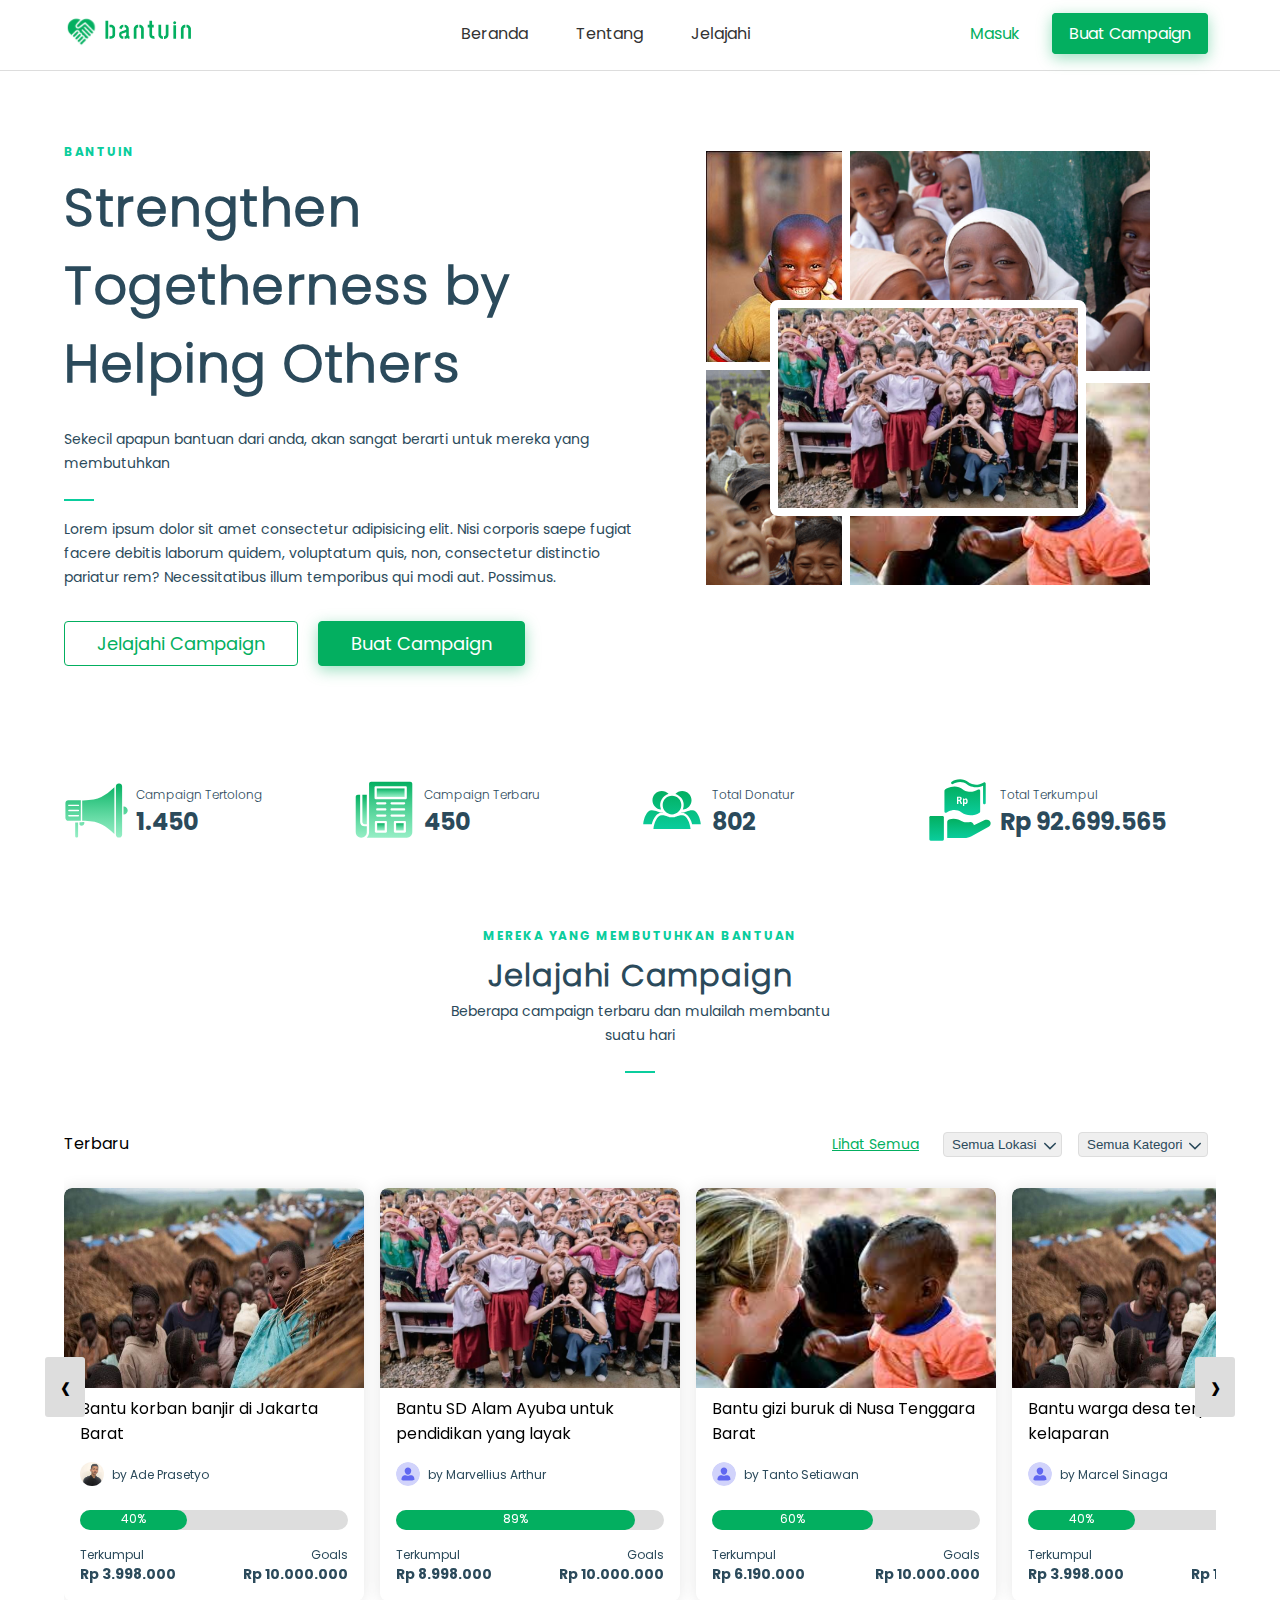
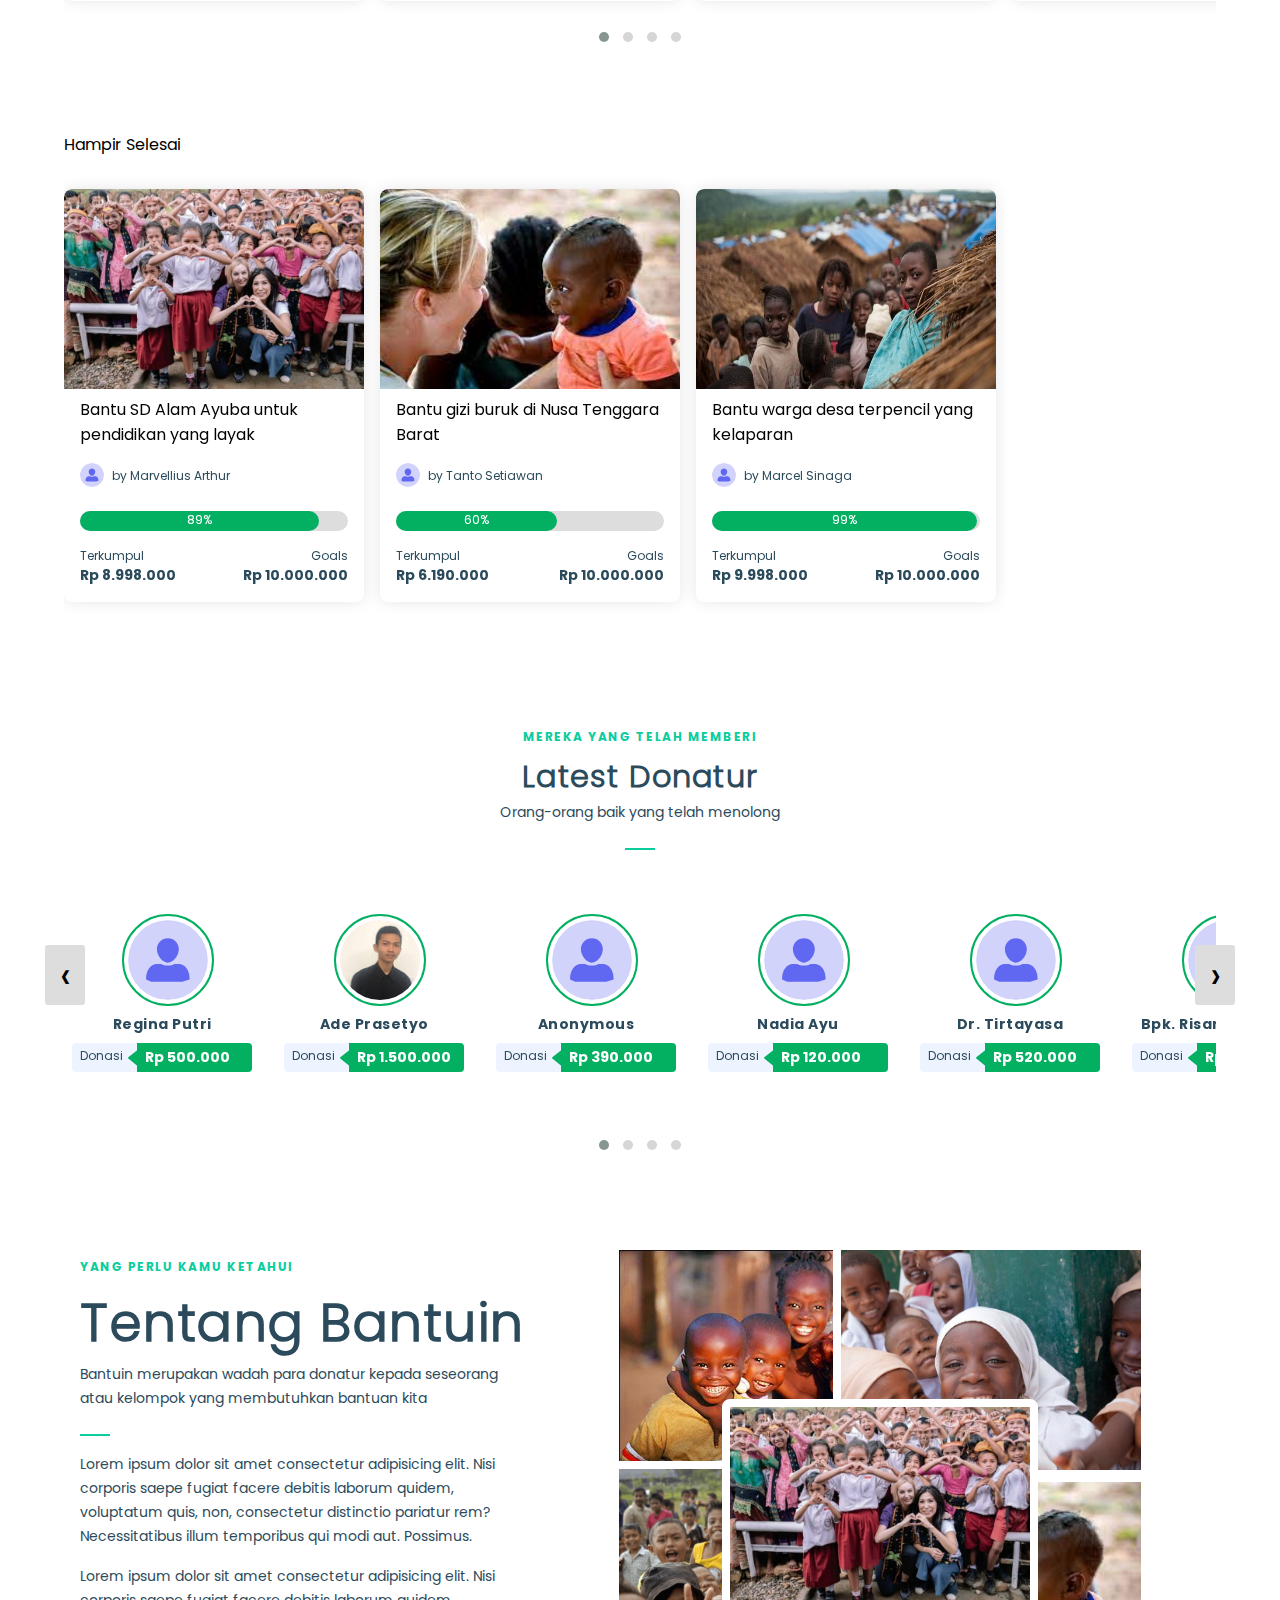
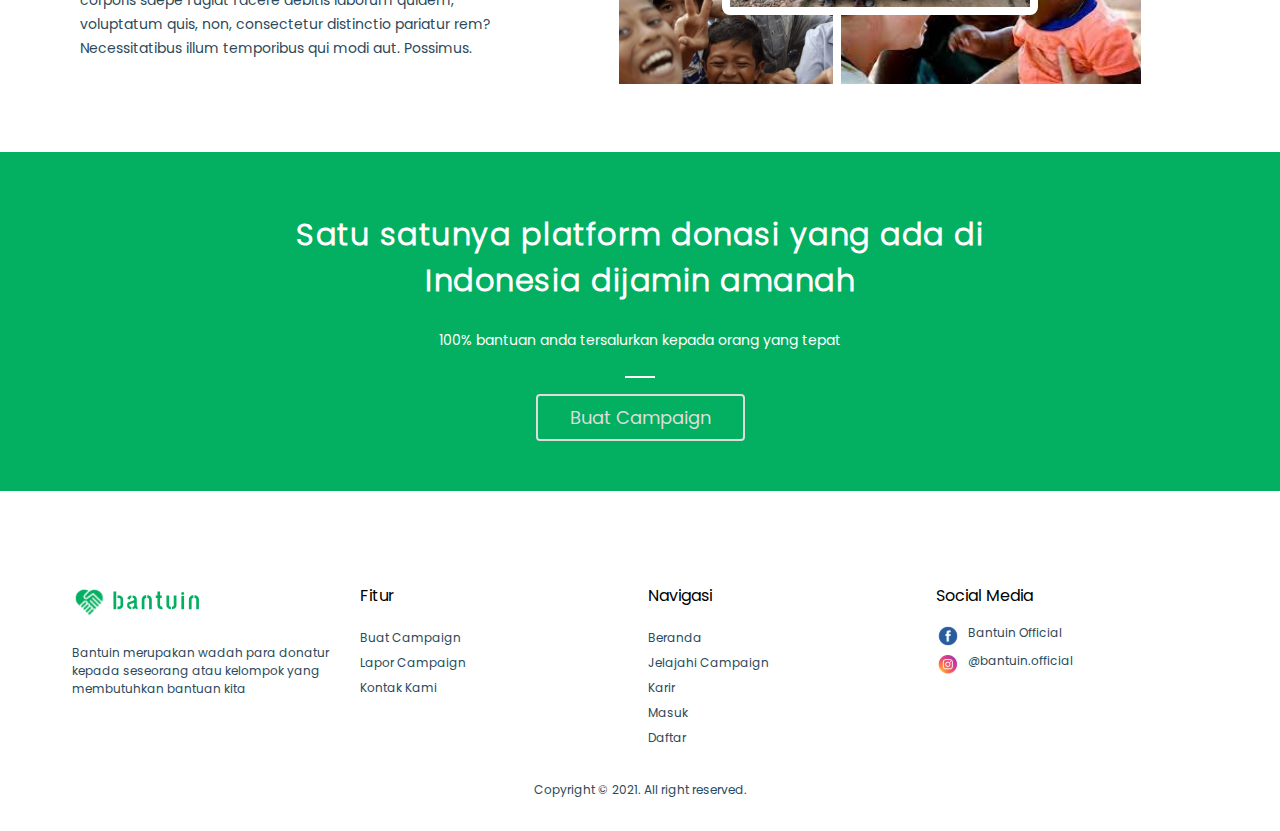
<file: index.html>
<!DOCTYPE html><html lang="en"><head><meta charset="UTF-8" /><meta http-equiv="X-UA-Compatible" content="IE=edge" /><meta name="viewport" content="width=device-width, initial-scale=1.0" /><link rel="icon" type="image/svg" href="./assets/icons/icon.svg" /><link rel="icon" type="image/svg" href="./assets/icons/icon.svg" sizes="32x32" /><link rel="icon" type="image/svg" href="./assets/icons/icon.svg" sizes="180x180" /><title>Bantuin - Sejahterakan saudara kita bersama-sama</title><meta name="title" content="Bantuin - Sejahterakan saudara kita bersama-sama" /><meta name="description" content="Bantuin merupakan wadah para donatur kepada seseorang atau kelompok yang membutuhkan bantuan kita" /><meta property="og:type" content="website" /><meta property="og:url" content="https://wdc-2021-ifest.vercel.app" /><meta property="og:title" content="Bantuin - Sejahterakan saudara kita bersama-sama" /><meta property="og:description" content="Bantuin merupakan wadah para donatur kepada seseorang atau kelompok yang membutuhkan bantuan kita" /><meta property="og:image" content="https://wdc-2021-ifest.vercel.app/assets/img/logoBiru.svg" /><meta property="twitter:card" content="summary_large_image" /><meta property="twitter:url" content="https://wdc-2021-ifest.vercel.app" /><meta property="twitter:title" content="Bantuin - Sejahterakan saudara kita bersama-sama" /><meta property="twitter:description" content="Bantuin merupakan wadah para donatur kepada seseorang atau kelompok yang membutuhkan bantuan kita" /><meta property="twitter:image" content="https://wdc-2021-ifest.vercel.app/assets/img/logoBiru.svg" /><link rel="stylesheet" href="./assets/plugins/owl.carousel.min.css" /><link rel="stylesheet" href="./assets/plugins/owl.theme.default.min.css" /><link rel="stylesheet" type="text/css" href="./assets/css/generated.css" /></head><body><div role="main" class="main"> <section id="navbarMobile"><div class="hamburger"> <img src="./assets/icons/iconHamburger.svg" alt="selectmenu" /></div><div class="logo"> <img src="./assets/img/logoBiru.svg" /></div> </section> <section id="menuMobile"><ul><li> <a href="#" id="linkToHomeMobile">Beranda</a></li><li> <a href="#" id="linkToAboutMobile">Tentang</a></li><li> <a href="#" id="linkToExploreMobile">Jelajahi</a></li><li> <a href="./pages/login.html">Masuk</a></li><li> <a href="./pages/buatCampaign.html">Buat Campaign</a></li></ul> </section> <section class="navbar" id="navbar"><div class="left"><div class="logo"> <img src="./assets/img/logoBiru.svg" /></div></div><div class="menuCenter"><ul><li> <a href="#" id="linkToHome">Beranda</a></li><li> <a href="#" id="linkToAbout">Tentang</a></li><li> <a href="#" id="linkToExplore">Jelajahi</a></li></ul></div><div class="right"><ul><li> <a class="btn link primary" href="./pages/login.html">Masuk</a></li><li> <a class="btn primary" href="./pages/buatCampaign.html" >Buat Campaign</a ></li></ul></div> </section> <section id="header"><div class="left"><div class="pre-title">Bantuin</div><div class="title"><h1>Strengthen Togetherness by Helping Others</h1></div><div class="desc"> Sekecil apapun bantuan dari anda, akan sangat berarti untuk mereka yang membutuhkan</div><div class="separator"></div><p> Lorem ipsum dolor sit amet consectetur adipisicing elit. Nisi corporis saepe fugiat facere debitis laborum quidem, voluptatum quis, non, consectetur distinctio pariatur rem? Necessitatibus illum temporibus qui modi aut. Possimus.</p><div class="wrapBtnHeader"> <button class="btn border primary large">Jelajahi Campaign</button> <button class="btn primary large" onclick="goToCreateCampaign()">Buat Campaign</button></div></div><div class="right"><div class="multiImage"> <img src="./assets/img/imgHappy1.jpg" alt="terbantu" /> <img src="./assets/img/imgHappy2.jpg" alt="terbantu" /> <img src="./assets/img/imgHappy5.jpg" alt="terbantu" /> <img src="./assets/img/imgHappy4.png" alt="terbantu" /> <img src="./assets/img/imgHappy3.jpg" alt="terbantu" /></div></div> </section><section id="counter"><div class="count"><div class="icon"> <img src="./assets/icons/iconFunded.svg" alt="funded" /></div><div class="text"> <span>Campaign Tertolong</span> <span>1.450</span></div></div><div class="count"><div class="icon"> <img src="./assets/icons/iconCampaign.svg" alt="funded" /></div><div class="text"> <span>Campaign Terbaru</span> <span>450</span></div></div><div class="count"><div class="icon"> <img src="./assets/icons/iconUser.svg" alt="funded" /></div><div class="text"> <span>Total Donatur</span> <span>802</span></div></div><div class="count"><div class="icon"> <img src="./assets/icons/iconMoney.svg" alt="funded" /></div><div class="text"> <span>Total Terkumpul</span> <span>Rp 92.699.565</span></div></div> </section><section class="center" id="exploreCampaign"><div class="pre-title">Mereka yang membutuhkan bantuan</div><div class="title"><h3>Jelajahi Campaign</h3></div><div class="desc"> Beberapa campaign terbaru dan mulailah membantu suatu hari</div><div class="separator"></div> </section><section id="campaigns-terbaru" class="campaigns"><div class="wrap"><div class="title">Terbaru</div><div class="filter"><div class="lihatSemua"> <a href="#" class="btn link primary">Lihat Semua</a></div><div class="select"> <select><option value="">Semua Lokasi</option> </select></div><div class="select"> <select><option value="">Semua Kategori</option> </select></div></div></div><div class="wrapCarousel"><div class="owl-carousel owl-theme"><div class="item"><div class="card"><div class="image"> <img src="./assets/img/img1.jpg" alt="campaign" /></div><div class="desc"><div class="title">Bantu korban banjir di Jakarta Barat</div></div><div class="avatar"><div class="image"> <img src="./assets/img/avatar.jpg" alt="avatar" /></div><div class="text">by Ade Prasetyo</div></div><div class="progressBar"><div class="filler" style="width: 40%"><div class="label">40%</div></div></div><div class="info"><div class="left"><div class="label">Terkumpul</div><div class="count">Rp 3.998.000</div></div><div class="right"><div class="label">Goals</div><div class="count">Rp 10.000.000</div></div></div></div></div><div class="item"><div class="card"><div class="image"> <img src="./assets/img/imgHappy5.jpg" alt="campaign" /></div><div class="desc"><div class="title"> Bantu SD Alam Ayuba untuk pendidikan yang layak</div></div><div class="avatar"><div class="image"> <img src="./assets/img/avatar_blue.svg" alt="avatar" /></div><div class="text">by Marvellius Arthur</div></div><div class="progressBar"><div class="filler" style="width: 89%"><div class="label">89%</div></div></div><div class="info"><div class="left"><div class="label">Terkumpul</div><div class="count">Rp 8.998.000</div></div><div class="right"><div class="label">Goals</div><div class="count">Rp 10.000.000</div></div></div></div></div><div class="item"><div class="card"><div class="image"> <img src="./assets/img/imgHappy3.jpg" alt="campaign" /></div><div class="desc"><div class="title"> Bantu gizi buruk di Nusa Tenggara Barat</div></div><div class="avatar"><div class="image"> <img src="./assets/img/avatar_blue.svg" alt="avatar" /></div><div class="text">by Tanto Setiawan</div></div><div class="progressBar"><div class="filler" style="width: 60%"><div class="label">60%</div></div></div><div class="info"><div class="left"><div class="label">Terkumpul</div><div class="count">Rp 6.190.000</div></div><div class="right"><div class="label">Goals</div><div class="count">Rp 10.000.000</div></div></div></div></div><div class="item"><div class="card"><div class="image"> <img src="./assets/img/img1.jpg" alt="campaign" /></div><div class="desc"><div class="title"> Bantu warga desa terpencil yang kelaparan</div></div><div class="avatar"><div class="image"> <img src="./assets/img/avatar_blue.svg" alt="avatar" /></div><div class="text">by Marcel Sinaga</div></div><div class="progressBar"><div class="filler" style="width: 40%"><div class="label">40%</div></div></div><div class="info"><div class="left"><div class="label">Terkumpul</div><div class="count">Rp 3.998.000</div></div><div class="right"><div class="label">Goals</div><div class="count">Rp 10.000.000</div></div></div></div></div><div class="item"><div class="card"><div class="image"> <img src="./assets/img/img1.jpg" alt="campaign" /></div><div class="desc"><div class="title"> Bantu warga desa terpencil yang kelaparan</div></div><div class="avatar"><div class="image"> <img src="./assets/img/avatar_blue.svg" alt="avatar" /></div><div class="text">by Marcel Sinaga</div></div><div class="progressBar"><div class="filler" style="width: 40%"><div class="label">40%</div></div></div><div class="info"><div class="left"><div class="label">Terkumpul</div><div class="count">Rp 3.998.000</div></div><div class="right"><div class="label">Goals</div><div class="count">Rp 10.000.000</div></div></div></div></div><div class="item"><div class="card"><div class="image"> <img src="./assets/img/img1.jpg" alt="campaign" /></div><div class="desc"><div class="title"> Bantu warga desa terpencil yang kelaparan</div></div><div class="avatar"><div class="image"> <img src="./assets/img/avatar_blue.svg" alt="avatar" /></div><div class="text">by Marcel Sinaga</div></div><div class="progressBar"><div class="filler" style="width: 40%"><div class="label">40%</div></div></div><div class="info"><div class="left"><div class="label">Terkumpul</div><div class="count">Rp 3.998.000</div></div><div class="right"><div class="label">Goals</div><div class="count">Rp 10.000.000</div></div></div></div></div></div></div> </section><section id="campaigns-hampir" class="campaigns"><div class="wrap"><div class="title">Hampir Selesai</div></div><div class="wrapCarousel"><div class="owl-carousel owl-theme" id="hampirSelesai"><div class="item"><div class="card"><div class="image"> <img src="./assets/img/imgHappy5.jpg" alt="campaign" /></div><div class="desc"><div class="title"> Bantu SD Alam Ayuba untuk pendidikan yang layak</div></div><div class="avatar"><div class="image"> <img src="./assets/img/avatar_blue.svg" alt="avatar" /></div><div class="text">by Marvellius Arthur</div></div><div class="progressBar"><div class="filler" style="width: 89%"><div class="label">89%</div></div></div><div class="info"><div class="left"><div class="label">Terkumpul</div><div class="count">Rp 8.998.000</div></div><div class="right"><div class="label">Goals</div><div class="count">Rp 10.000.000</div></div></div></div></div><div class="item"><div class="card"><div class="image"> <img src="./assets/img/imgHappy3.jpg" alt="campaign" /></div><div class="desc"><div class="title"> Bantu gizi buruk di Nusa Tenggara Barat</div></div><div class="avatar"><div class="image"> <img src="./assets/img/avatar_blue.svg" alt="avatar" /></div><div class="text">by Tanto Setiawan</div></div><div class="progressBar"><div class="filler" style="width: 60%"><div class="label">60%</div></div></div><div class="info"><div class="left"><div class="label">Terkumpul</div><div class="count">Rp 6.190.000</div></div><div class="right"><div class="label">Goals</div><div class="count">Rp 10.000.000</div></div></div></div></div><div class="item"><div class="card"><div class="image"> <img src="./assets/img/img1.jpg" alt="campaign" /></div><div class="desc"><div class="title"> Bantu warga desa terpencil yang kelaparan</div></div><div class="avatar"><div class="image"> <img src="./assets/img/avatar_blue.svg" alt="avatar" /></div><div class="text">by Marcel Sinaga</div></div><div class="progressBar"><div class="filler" style="width: 99%"><div class="label">99%</div></div></div><div class="info"><div class="left"><div class="label">Terkumpul</div><div class="count">Rp 9.998.000</div></div><div class="right"><div class="label">Goals</div><div class="count">Rp 10.000.000</div></div></div></div></div></div></div> </section><section class="center"><div class="pre-title">Mereka yang telah memberi</div><div class="title"><h3>Latest Donatur</h3></div><div class="desc">Orang-orang baik yang telah menolong</div><div class="separator"></div> </section><section id="telahDonasi"><div class="owl-carousel owl-theme" id="donatur"><div class="item"><div class="donatur"><div class="avatar"> <img src="./assets/img/avatar_blue.svg" alt="donatur" class="img" /></div><div class="name">Regina Putri</div><div class="counter"><div class="label">Donasi</div><div class="total">Rp 500.000</div></div></div></div><div class="item"><div class="donatur"><div class="avatar"> <img src="./assets/img/avatar.jpg" alt="donatur" class="img" /></div><div class="name">Ade Prasetyo</div><div class="counter"><div class="label">Donasi</div><div class="total">Rp 1.500.000</div></div></div></div><div class="item"><div class="donatur"><div class="avatar"> <img src="./assets/img/avatar_blue.svg" alt="donatur" class="img" /></div><div class="name">Anonymous</div><div class="counter"><div class="label">Donasi</div><div class="total">Rp 390.000</div></div></div></div><div class="item"><div class="donatur"><div class="avatar"> <img src="./assets/img/avatar_blue.svg" alt="donatur" class="img" /></div><div class="name">Nadia Ayu</div><div class="counter"><div class="label">Donasi</div><div class="total">Rp 120.000</div></div></div></div><div class="item"><div class="donatur"><div class="avatar"> <img src="./assets/img/avatar_blue.svg" alt="donatur" class="img" /></div><div class="name">Dr. Tirtayasa</div><div class="counter"><div class="label">Donasi</div><div class="total">Rp 520.000</div></div></div></div><div class="item"><div class="donatur"><div class="avatar"> <img src="./assets/img/avatar_blue.svg" alt="donatur" class="img" /></div><div class="name">Bpk. Risar Hartawan</div><div class="counter"><div class="label">Donasi</div><div class="total">Rp 2.320.000</div></div></div></div><div class="item"><div class="donatur"><div class="avatar"> <img src="./assets/img/avatar_blue.svg" alt="donatur" class="img" /></div><div class="name">Bpk. Joko Widodo</div><div class="counter"><div class="label">Donasi</div><div class="total">Rp 3.000.000</div></div></div></div><div class="item"><div class="donatur"><div class="avatar"> <img src="./assets/img/avatar_blue.svg" alt="donatur" class="img" /></div><div class="name">Bpk. Prabowo</div><div class="counter"><div class="label">Donasi</div><div class="total">Rp 3.000.000</div></div></div></div></div> </section><section id="about"><div class="left"><div class="pre-title">Yang perlu kamu ketahui</div><div class="title"><h1>Tentang Bantuin</h1></div><div class="desc"> Bantuin merupakan wadah para donatur kepada seseorang atau kelompok yang membutuhkan bantuan kita</div><div class="separator"></div><p> Lorem ipsum dolor sit amet consectetur adipisicing elit. Nisi corporis saepe fugiat facere debitis laborum quidem, voluptatum quis, non, consectetur distinctio pariatur rem? Necessitatibus illum temporibus qui modi aut. Possimus.</p><p> Lorem ipsum dolor sit amet consectetur adipisicing elit. Nisi corporis saepe fugiat facere debitis laborum quidem, voluptatum quis, non, consectetur distinctio pariatur rem? Necessitatibus illum temporibus qui modi aut. Possimus.</p></div><div class="right"><div class="multiImage"> <img src="./assets/img/imgHappy1.jpg" alt="terbantu" /> <img src="./assets/img/imgHappy2.jpg" alt="terbantu" /> <img src="./assets/img/imgHappy5.jpg" alt="terbantu" /> <img src="./assets/img/imgHappy4.png" alt="terbantu" /> <img src="./assets/img/imgHappy3.jpg" alt="terbantu" /></div></div> </section><section id="whyChooseUs" class="bgBlue"><div class="center"><div class="title"><h3> Satu satunya platform donasi yang ada di Indonesia dijamin amanah</h3></div><div class="desc"> 100% bantuan anda tersalurkan kepada orang yang tepat</div><div class="separator"></div> <button class="btn border primary large" onclick="goToCreateCampaign()">Buat Campaign</button></div> </section><section id="footer"><div class="row"><div class="col"><div class="title"> <img src="./assets/img/logoBiru.svg" alt="logobantuin" /></div><p> Bantuin merupakan wadah para donatur kepada seseorang atau kelompok yang membutuhkan bantuan kita</p></div><div class="col"><div class="title">Fitur</div><ul><li><a href="#">Buat Campaign</a></li><li><a href="#">Lapor Campaign</a></li><li><a href="#">Kontak Kami</a></li></ul></div><div class="col"><div class="title">Navigasi</div><ul><li><a href="#">Beranda</a></li><li><a href="#">Jelajahi Campaign</a></li><li><a href="#">Karir</a></li><li><a href="#">Masuk</a></li><li><a href="#">Daftar</a></li></ul></div><div class="col"><div class="title">Social Media</div><div class="socialMedia"> <img src="./assets/icons/fb.svg" /> Bantuin Official</div><div class="socialMedia"> <img src="./assets/icons/ig.svg" /> @bantuin.official</div></div></div><div class="row"><div class="copyright"> Copyright &copy; 2021. All right reserved.</div></div> </section><section id="scrollToTop" class="hidden"> <img src="./assets/icons/iconArrowTop.svg" alt="backtotop" /> </section></div></body> <script src="./assets/plugins/jquery.js"></script> <script src="./assets/plugins/owl.carousel.min.js"></script> <script>$("#linkToAbout").click(function(){$("html, body").animate({scrollTop:$("#about").offset().top,},1000);});$("#linkToExplore").click(function(){$("html, body").animate({scrollTop:$("#exploreCampaign").offset().top,},1000);});$("#linkToHomeMobile").click(function(){$("html, body").animate({scrollTop:$("#navbar").offset().top,},1000);});$("#linkToAboutMobile").click(function(){$("html, body").animate({scrollTop:$("#about").offset().top,},1000);});$("#linkToExploreMobile").click(function(){$("html, body").animate({scrollTop:$("#exploreCampaign").offset().top,},1000);});$("#linkToHome").click(function(){$("html, body").animate({scrollTop:$("#navbar").offset().top,},1000);});$("#scrollToTop").click(function(){$("html, body").animate({scrollTop:$("#navbar").offset().top,},1000);});$(".hamburger").click(function(){$("#menuMobile").toggle();});$(".owl-carousel").owlCarousel({loop:false,margin:16,nav:true,autoWidth:true,responsive:{0:{items:2,},600:{items:3,},1000:{items:5,},},});const mybutton=document.getElementById("scrollToTop");window.onscroll=function(){scrollFunction();};function scrollFunction(){if(document.body.scrollTop>20||document.documentElement.scrollTop>20){mybutton.style.display="block";}else{mybutton.style.display="none";}} function topFunction(){document.body.scrollTop=0;document.documentElement.scrollTop=0;} const goToCreateCampaign=()=>{window.location="./pages/buatCampaign.html"}</script> </html>
</file>
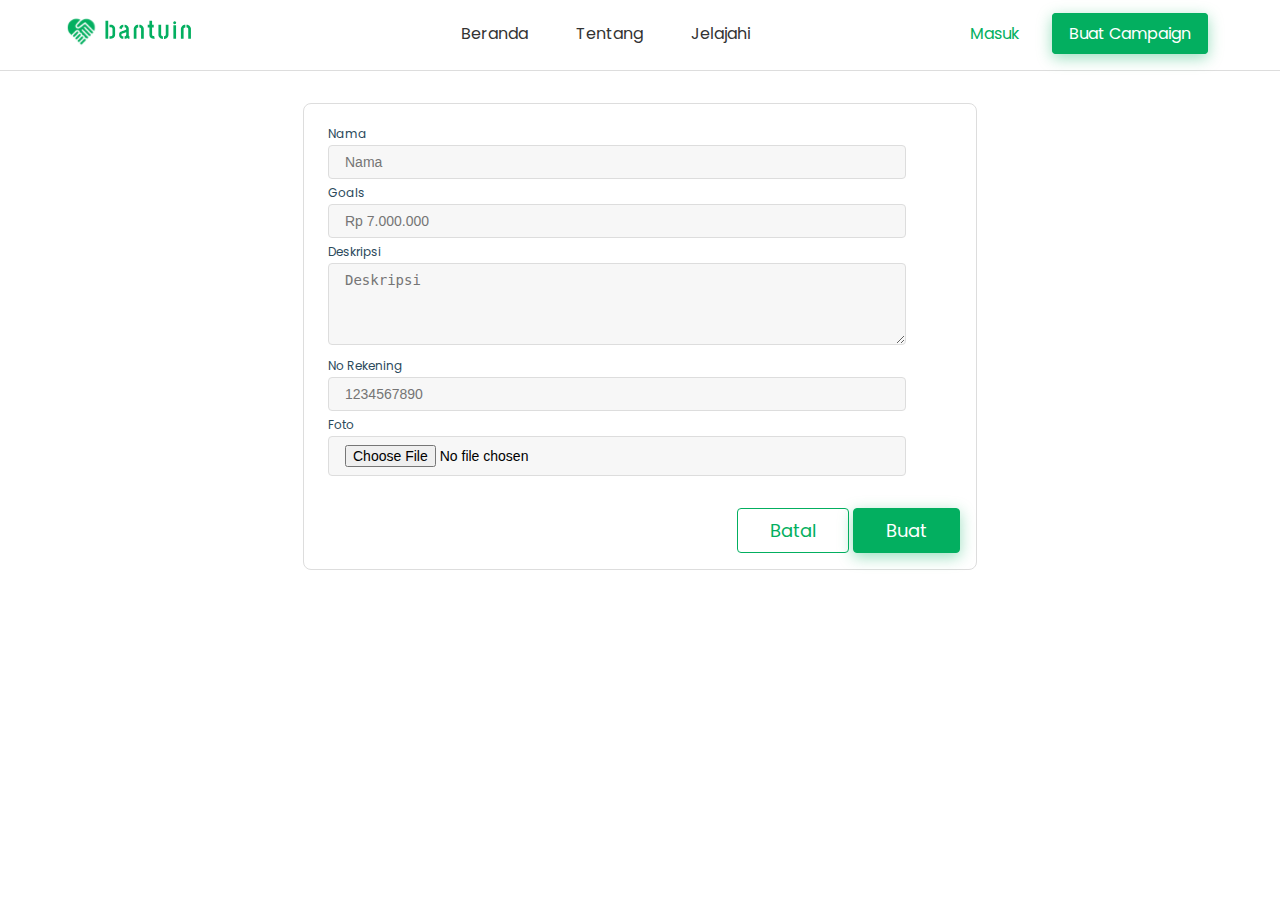
<file: pages/buatCampaign.html>
<!DOCTYPE html><html lang="en"><head><meta charset="UTF-8" /><meta http-equiv="X-UA-Compatible" content="IE=edge" /><meta name="viewport" content="width=device-width, initial-scale=1.0" /><link rel="icon" type="image/svg" href="../assets/icons/icon.svg" /><link rel="icon" type="image/svg" href="../assets/icons/icon.svg" sizes="32x32" /><link rel="icon" type="image/svg" href="../assets/icons/icon.svg" sizes="180x180" /><title>Bantuin - Sejahterakan saudara kita bersama-sama</title><meta name="title" content="Bantuin - Sejahterakan saudara kita bersama-sama" /><meta name="description" content="Bantuin merupakan wadah para donatur kepada seseorang atau kelompok yang membutuhkan bantuan kita" /><meta property="og:type" content="website" /><meta property="og:url" content="https://wdc-2021-ifest.vercel.app" /><meta property="og:title" content="Bantuin - Sejahterakan saudara kita bersama-sama" /><meta property="og:description" content="Bantuin merupakan wadah para donatur kepada seseorang atau kelompok yang membutuhkan bantuan kita" /><meta property="og:image" content="https://wdc-2021-ifest.vercel.app/assets/img/logoBiru.svg" /><meta property="twitter:card" content="summary_large_image" /><meta property="twitter:url" content="https://wdc-2021-ifest.vercel.app" /><meta property="twitter:title" content="Bantuin - Sejahterakan saudara kita bersama-sama" /><meta property="twitter:description" content="Bantuin merupakan wadah para donatur kepada seseorang atau kelompok yang membutuhkan bantuan kita" /><meta property="twitter:image" content="https://wdc-2021-ifest.vercel.app/assets/img/logoBiru.svg" /><link rel="stylesheet" href="../assets/plugins/owl.carousel.min.css" /><link rel="stylesheet" href="../assets/plugins/owl.theme.default.min.css" /><link rel="stylesheet" type="text/css" href="../assets/css/generated.css"/></head><body><div role="main" class="main"> <section id="navbarMobile"><div class="hamburger"> <img src="../assets/icons/iconHamburger.svg" alt="selectmenu" /></div><div class="logo" onclick="goToHome()"> <img src="../assets/img/logoBiru.svg" /></div> </section> <section id="menuMobile"><ul><li> <a href="../index.html" id="linkToHomeMobile">Beranda</a></li><li> <a href="#" id="linkToAboutMobile">Tentang</a></li><li> <a href="#" id="linkToExploreMobile">Jelajahi</a></li><li> <a href="./login.html">Masuk</a></li><li> <a href="./buatCampaign.html">Buat Campaign</a></li></ul> </section> <section class="navbar" id="navbar"><div class="left"><div class="logo" onclick="goToHome()"> <img src="../assets/img/logoBiru.svg" /></div></div><div class="menuCenter"><ul><li> <a href="../index.html" id="linkToHome">Beranda</a></li><li> <a href="#" id="linkToAbout">Tentang</a></li><li> <a href="#" id="linkToExplore">Jelajahi</a></li></ul></div><div class="right"><ul><li> <a class="btn link primary" href="./login.html">Masuk</a></li><li> <a class="btn primary" href="./buatCampaign.html">Buat Campaign</a></li></ul></div> </section><section class="wrapForm"><div class="row"><div class="col"> <label>Nama</label> <input placeholder="Nama" /></div><div class="col"> <label>Goals</label> <input placeholder="Rp 7.000.000" type="number" /></div></div><div class="row"><div class="col"> <label>Deskripsi</label><textarea placeholder="Deskripsi" type="" rows="4"></textarea></div><div class="col"> <label>No Rekening</label> <input placeholder="1234567890" type="number" /></div></div><div class="row"><div class="col"> <label>Foto</label> <input type="file" /></div></div><div class="wrapBtn"> <button class="btn border primary large" type="submit">Batal</button> <button class="btn primary large" type="submit">Buat</button></div> </section></div></body> <script src="../assets/plugins/jquery.js"></script> <script src="../assets/plugins/owl.carousel.min.js"></script> <script>$(".hamburger").click(function(){$("#menuMobile").toggle();});const goToHome=()=>{window.location="../index.html";};</script> </html>
</file>
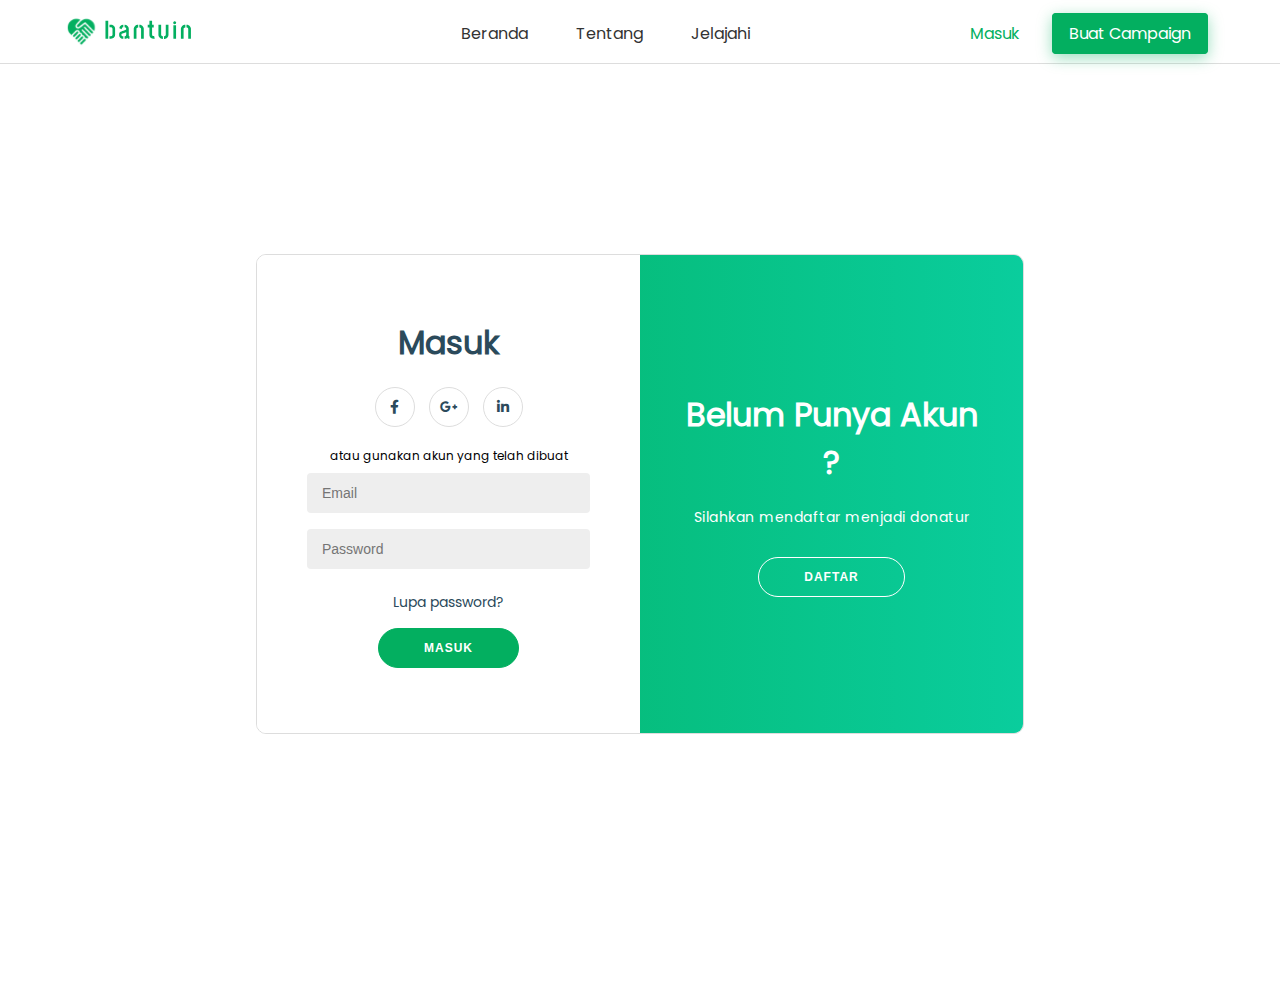
<file: pages/login.html>
<html lang="en"><head><meta charset="UTF-8" /><meta http-equiv="X-UA-Compatible" content="IE=edge" /><meta name="viewport" content="width=device-width, initial-scale=1.0" /><link rel="icon" type="image/svg" href="../assets/icons/icon.svg" /><link rel="icon" type="image/svg" href="/../assets/icons/icon.svg" sizes="32x32" /><link rel="icon" type="image/svg" href="../assets/icons/icon.svg" sizes="180x180" /><title>Bantuin - Sejahterakan saudara kita bersama-sama</title><meta name="title" content="Bantuin - Sejahterakan saudara kita bersama-sama" /><meta name="description" content="Bantuin merupakan wadah para donatur kepada seseorang atau kelompok yang membutuhkan bantuan kita" /><meta property="og:type" content="website" /><meta property="og:url" content="https://wdc-2021-ifest.vercel.app" /><meta property="og:title" content="Bantuin - Sejahterakan saudara kita bersama-sama" /><meta property="og:description" content="Bantuin merupakan wadah para donatur kepada seseorang atau kelompok yang membutuhkan bantuan kita" /><meta property="og:image" content="https://wdc-2021-ifest.vercel.app/assets/img/logoBiru.svg" /><meta property="twitter:card" content="summary_large_image" /><meta property="twitter:url" content="https://wdc-2021-ifest.vercel.app" /><meta property="twitter:title" content="Bantuin - Sejahterakan saudara kita bersama-sama" /><meta property="twitter:description" content="Bantuin merupakan wadah para donatur kepada seseorang atau kelompok yang membutuhkan bantuan kita" /><meta property="twitter:image" content="https://wdc-2021-ifest.vercel.app/assets/img/logoBiru.svg" /><link rel="stylesheet" type="text/css" href="https://cdnjs.cloudflare.com/ajax/libs/font-awesome/5.14.0/css/all.min.css" /><link rel="stylesheet" href="../assets/plugins/owl.carousel.min.css" /><link rel="stylesheet" href="../assets/plugins/owl.theme.default.min.css" /><link rel="stylesheet" type="text/css" href="../assets/css/generated.css" /><link rel="stylesheet" type="text/css" href="login.style.css" /></head><body><div role="main" class="main"> <section id="navbarMobile"><div class="hamburger"> <img src="../assets/icons/iconHamburger.svg" alt="selectmenu" /></div><div class="logo" onclick="goToHome()"> <img src="../assets/img/logoBiru.svg" /></div> </section> <section id="menuMobile"><ul><li> <a href="../index.html" id="linkToHomeMobile">Beranda</a></li><li> <a href="#" id="linkToAboutMobile">Tentang</a></li><li> <a href="#" id="linkToExploreMobile">Jelajahi</a></li><li> <a href="./login.html">Masuk</a></li><li> <a href="./buatCampaign.html">Buat Campaign</a></li></ul> </section> <section class="navbar" id="navbar"><div class="left"><div class="logo" onclick="goToHome()"> <img src="../assets/img/logoBiru.svg" /></div></div><div class="menuCenter"><ul><li> <a href="../index.html" id="linkToHome">Beranda</a></li><li> <a href="#" id="linkToAbout">Tentang</a></li><li> <a href="#" id="linkToExplore">Jelajahi</a></li></ul></div><div class="right"><ul><li> <a class="btn link primary" href="./login.html">Masuk</a></li><li> <a class="btn primary" href="./buatCampaign.html">Buat Campaign</a></li></ul></div> </section><section id="wrapLoginPage"><div class="container" id="container"><div class="form-container sign-up-container"><form action="#"><h1>Create Account</h1><div class="social-container"> <a href="#" class="social"><i class="fab fa-facebook-f"></i></a> <a href="#" class="social" ><i class="fab fa-google-plus-g"></i ></a> <a href="#" class="social" ><i class="fab fa-linkedin-in"></i ></a></div> <span>atau daftar menggunakan email</span> <input type="text" placeholder="Name" /> <input type="email" placeholder="Email" /> <input type="password" placeholder="Password" /> <button>Daftar</button></form></div><div class="form-container sign-in-container"><form action="#"><h1>Masuk</h1><div class="social-container"> <a href="#" class="social"><i class="fab fa-facebook-f"></i></a> <a href="#" class="social" ><i class="fab fa-google-plus-g"></i ></a> <a href="#" class="social" ><i class="fab fa-linkedin-in"></i ></a></div> <span>atau gunakan akun yang telah dibuat</span> <input type="email" placeholder="Email" /> <input type="password" placeholder="Password" /> <a href="#">Lupa password?</a> <a href="./register.html" class="registerLink">Belum punya akun ?, klik untuk daftar</a> <button>Masuk</button></form></div><div class="overlay-container"><div class="overlay"><div class="overlay-panel overlay-left"><h1>Selamat datang !</h1><p> Silahkan masuk untuk terus memberi bantuan</p> <button class="ghost" id="signIn">Masuk</button></div><div class="overlay-panel overlay-right"><h1>Belum Punya Akun ?</h1><p>Silahkan mendaftar menjadi donatur</p> <button class="ghost" id="signUp">Daftar</button></div></div></div></div> </section></div></body> <script src="../assets/plugins/jquery.js"></script> <script src="../assets/plugins/owl.carousel.min.js"></script> <script>const signUpButton=document.getElementById("signUp");const signInButton=document.getElementById("signIn");const container=document.getElementById("container");signUpButton.addEventListener("click",()=>{container.classList.add("right-panel-active");});signInButton.addEventListener("click",()=>{container.classList.remove("right-panel-active");});$(".hamburger").click(function(){$("#menuMobile").toggle();});const goToHome=()=>{window.location="../index.html"}</script> </html>
</file>
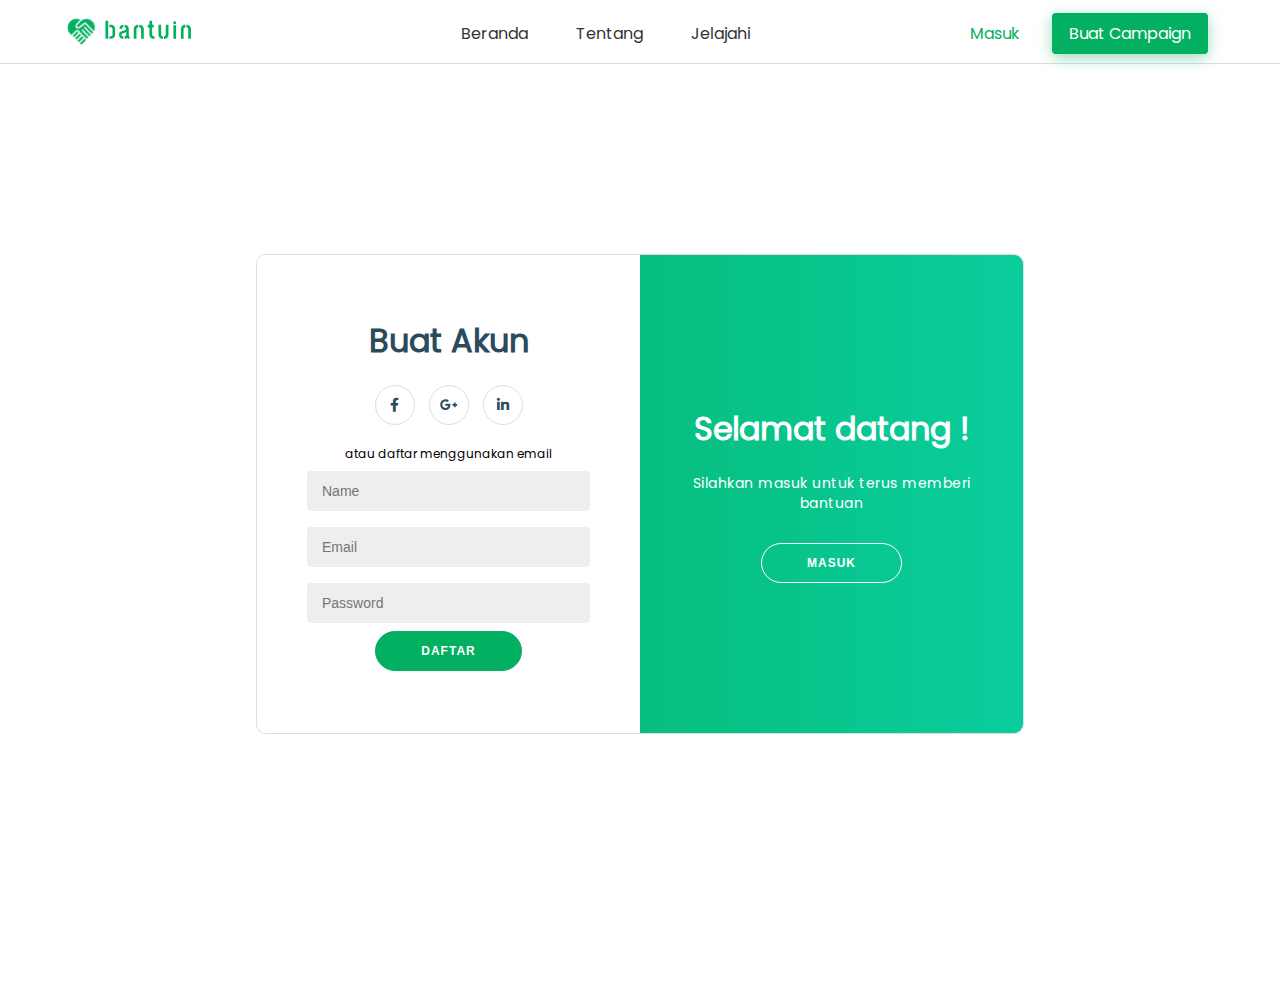
<file: pages/register.html>
<html lang="en"><head><meta charset="UTF-8" /><meta http-equiv="X-UA-Compatible" content="IE=edge" /><meta name="viewport" content="width=device-width, initial-scale=1.0" /><link rel="icon" type="image/svg" href="/../assets/icons/icon.svg" /><link rel="icon" type="image/svg" href="/../assets/icons/icon.svg" sizes="32x32" /><link rel="icon" type="image/svg" href="/../assets/icons/icon.svg" sizes="180x180" /><title>Bantuin - Sejahterakan saudara kita bersama-sama</title><meta name="title" content="Bantuin - Sejahterakan saudara kita bersama-sama" /><meta name="description" content="Bantuin merupakan wadah para donatur kepada seseorang atau kelompok yang membutuhkan bantuan kita" /><meta property="og:type" content="website" /><meta property="og:url" content="https://wdc-2021-ifest.vercel.app" /><meta property="og:title" content="Bantuin - Sejahterakan saudara kita bersama-sama" /><meta property="og:description" content="Bantuin merupakan wadah para donatur kepada seseorang atau kelompok yang membutuhkan bantuan kita" /><meta property="og:image" content="https://wdc-2021-ifest.vercel.app/assets/img/logoBiru.svg" /><meta property="twitter:card" content="summary_large_image" /><meta property="twitter:url" content="https://wdc-2021-ifest.vercel.app" /><meta property="twitter:title" content="Bantuin - Sejahterakan saudara kita bersama-sama" /><meta property="twitter:description" content="Bantuin merupakan wadah para donatur kepada seseorang atau kelompok yang membutuhkan bantuan kita" /><meta property="twitter:image" content="https://wdc-2021-ifest.vercel.app/assets/img/logoBiru.svg" /><link rel="stylesheet" type="text/css" href="https://cdnjs.cloudflare.com/ajax/libs/font-awesome/5.14.0/css/all.min.css" /><link rel="stylesheet" href="../assets/plugins/owl.carousel.min.css" /><link rel="stylesheet" href="../assets/plugins/owl.theme.default.min.css" /><link rel="stylesheet" type="text/css" href="../assets/css/generated.css" /><link rel="stylesheet" type="text/css" href="login.style.css" /></head><body><div role="main" class="main"> <section id="navbarMobile"><div class="hamburger"> <img src="../assets/icons/iconHamburger.svg" alt="selectmenu" /></div><div class="logo" onclick="goToHome()"> <img src="../assets/img/logoBiru.svg" /></div> </section> <section id="menuMobile"><ul><li> <a href="../index.html" id="linkToHomeMobile">Beranda</a></li><li> <a href="#" id="linkToAboutMobile">Tentang</a></li><li> <a href="#" id="linkToExploreMobile">Jelajahi</a></li><li> <a href="./login.html">Masuk</a></li><li> <a href="./buatCampaign.html">Buat Campaign</a></li></ul> </section> <section class="navbar" id="navbar"><div class="left"><div class="logo" onclick="goToHome()"> <img src="../assets/img/logoBiru.svg" /></div></div><div class="menuCenter"><ul><li> <a href="../index.html" id="linkToHome">Beranda</a></li><li> <a href="#" id="linkToAbout">Tentang</a></li><li> <a href="#" id="linkToExplore">Jelajahi</a></li></ul></div><div class="right"><ul><li> <a class="btn link primary" href="./login.html">Masuk</a></li><li> <a class="btn primary" href="./buatCampaign.html">Buat Campaign</a></li></ul></div> </section><section id="wrapLoginPage"><div class="container" id="container"><div class="form-container sign-up-container"><form action="#"><h1>Masuk</h1><div class="social-container"> <a href="#" class="social"><i class="fab fa-facebook-f"></i></a> <a href="#" class="social" ><i class="fab fa-google-plus-g"></i ></a> <a href="#" class="social" ><i class="fab fa-linkedin-in"></i ></a></div> <span>atau gunakan akun yang telah dibuat</span> <input type="email" placeholder="Email" /> <input type="password" placeholder="Password" /> <a href="#">Lupa password?</a> <a href="./register.html" class="registerLink">Belum punya akun ?, klik untuk daftar</a> <button>Masuk</button></form></div><div class="form-container sign-in-container"><form action="#"><h1>Buat Akun</h1><div class="social-container"> <a href="#" class="social"><i class="fab fa-facebook-f"></i></a> <a href="#" class="social" ><i class="fab fa-google-plus-g"></i ></a> <a href="#" class="social" ><i class="fab fa-linkedin-in"></i ></a></div> <span>atau daftar menggunakan email</span> <input type="text" placeholder="Name" /> <input type="email" placeholder="Email" /> <input type="password" placeholder="Password" /> <a href="./login.html" class="registerLink">Sudah punya akun ?, klik untuk masuk</a> <button>Daftar</button></form></div><div class="overlay-container"><div class="overlay"><div class="overlay-panel overlay-left"><h1>Belum Punya Akun ?</h1><p>Silahkan mendaftar menjadi donatur</p> <button class="ghost" id="signUp">Daftar</button></div><div class="overlay-panel overlay-right"><h1>Selamat datang !</h1><p> Silahkan masuk untuk terus memberi bantuan</p> <button class="ghost" id="signIn">Masuk</button></div></div></div></div> </section></div></body> <script src="../assets/plugins/jquery.js"></script> <script src="../assets/plugins/owl.carousel.min.js"></script> <script>const signUpButton=document.getElementById("signUp");const signInButton=document.getElementById("signIn");const container=document.getElementById("container");signUpButton.addEventListener("click",()=>{container.classList.add("right-panel-active");});signInButton.addEventListener("click",()=>{container.classList.remove("right-panel-active");});$(".hamburger").click(function(){$("#menuMobile").toggle();});const goToHome=()=>{window.location="/index.html"}</script> </html>
</file>
<file: assets/css/generated.css>
@font-face{font-family:PoppinsRegular;src:url(../fonts/Poppins-Regular.ttf)}@font-face{font-family:PoppinsBold;src:url(../fonts/Poppins-Bold.ttf)}@font-face{font-family:PoppinsLight;src:url(../fonts/Poppins-Light.ttf)}body{padding:0;margin:0;font-family:PoppinsRegular,sans-serif}h1,h2,h3,h4,h5,h6,p{margin:0;padding:0;color:#2b4a5b}#menuMobile,#navbarMobile{display:none}.navbar{background-color:#fff;position:relative;display:flex;padding:8px 5%;border-bottom:1px solid #ddd}.navbar .left{width:20%}.navbar .menuCenter{width:60%;text-align:center}.navbar .menuCenter ul{position:relative;margin:0 auto;width:max-content}.navbar .right{width:20%}.navbar .logo{position:relative;padding:4px 0;width:128px;cursor:pointer}.navbar .logo img{width:100%}.navbar ul{margin:0;position:absolute;right:5%}.navbar ul li{display:block;float:left;padding:8px 0;margin:0 8px}.navbar ul li a{text-decoration:none;font-family:PoppinsRegular,sans-serif;font-size:16px;color:#333;padding:8px 16px;cursor:pointer;top:5px;position:relative}#header{position:relative;padding:8px 5%;background-position:bottom;background-repeat:no-repeat;background-size:70%;display:flex;margin:64px 0}#header .left{width:50%}#header .right{width:50%}#header .wrapBtnHeader{margin:32px 0}#header .wrapBtnHeader .btn{margin:0 16px}#header .wrapBtnHeader .btn:first-child{margin:0}#header p{font-size:14px;line-height:24px;color:#2b4a5b;margin:8px 0}#header .pre-title{font-size:12px;text-transform:uppercase;font-family:PoppinsBold,sans-serif;color:#0acd9d;letter-spacing:1.5px;margin-bottom:8px}#header .title{font-size:26px;font-family:PoppinsLight,sans-serif;letter-spacing:1.5px}#header .desc{font-size:14px;margin-bottom:24px;color:#2b4a5b;line-height:24px;margin-top:24px}#header .separator{content:' ';display:block;height:2px;width:30px;background-color:#0acd9d;position:relative;margin:16px 0}#header h2{font-size:32px;letter-spacing:1.5px;font-family:PoppinsLight,sans-serif}#header .wrapInfo{position:relative;text-align:center;margin:0 auto;margin-top:80px;width:40em}#header .wrapInfo .btn.primary.large{margin-right:8px}#header .wrapInfo p{margin:32px 0}#counter{padding:8px 5%;display:flex}#counter .count{width:100%;display:flex}#counter .count .icon{width:64px}#counter .count .icon img{width:100%}#counter .count .text{margin-top:8px;margin-left:8px;color:#2b4a5b}#counter .count .text span{font-size:12px;display:block;font-family:PoppinsLight,sans-serif}#counter .count .text span:last-child{font-size:24px;font-family:PoppinsBold,sans-serif;color:#2b4a5b}.center{width:400px;position:relative;margin:0 auto;text-align:center;top:70px;padding-bottom:30px}.center .pre-title{font-size:12px;text-transform:uppercase;font-family:PoppinsBold,sans-serif;color:#0acd9d;letter-spacing:1.5px;margin-bottom:8px}.center .title{font-size:26px;font-family:PoppinsLight,sans-serif;letter-spacing:1.5px}.center .desc{font-size:14px;margin-bottom:24px;color:#2b4a5b;line-height:24px}.center .separator{content:' ';display:block;height:2px;width:30px;background-color:#0acd9d;position:relative;margin:0 auto}.campaigns{position:relative;width:100%;margin:32px 0}.campaigns .wrap{display:flex;padding:8px 5%}.campaigns .wrap .filter{position:absolute;right:5%;display:flex}#campaigns-terbaru{margin-top:90px;display:inline-block}#campaigns-hampir{margin-top:30px;display:inline-block}.select{margin:0 8px}.select select{border:1px solid #ddd;border-radius:4px;padding:4px 8px;color:#2b4a5b;-moz-appearance:none;-webkit-appearance:none;appearance:none;outline:0;background-image:url(../icons/iconArrowDown.svg);background-size:12px;background-repeat:no-repeat;background-position-x:95%;background-position-y:7px;padding-right:24px}#telahDonasi{padding:48px 5%;position:relative;margin-top:32px}#about{display:flex;padding:0 5%;margin-top:32px}#about .left{width:40%;padding:16px}#about .pre-title{font-size:12px;text-transform:uppercase;font-family:PoppinsBold,sans-serif;color:#0acd9d;letter-spacing:1.5px;margin-bottom:8px}#about .title{font-size:26px;font-family:PoppinsLight,sans-serif;letter-spacing:1.5px}#about .desc{font-size:14px;margin-bottom:24px;color:#2b4a5b;line-height:24px}#about .separator{content:' ';display:block;height:2px;width:30px;background-color:#0acd9d;position:relative}#about p{margin:16px 0;font-size:14px;line-height:24px}#about .right{width:60%}.multiImage{position:relative;width:80%;height:450px;margin:0 auto}.multiImage img{width:300px;background:#fff;border:8px solid #fff;border-radius:8px}.multiImage img:nth-child(1){position:absolute}.multiImage img:nth-child(2){position:absolute;right:0}.multiImage img:nth-child(3){position:absolute;left:0;width:300px;right:0;margin:0 auto;top:35%;z-index:1}.multiImage img:nth-child(4){position:absolute;left:0;bottom:0}.multiImage img:nth-child(5){position:absolute;right:0;bottom:0}#whyChooseUs{margin:60px 0}.bgBlue{background:#03af60;color:#fff;padding-top:40px;padding-bottom:40px}.bgBlue .center{width:800px;position:relative;margin:0 auto;text-align:center;top:20px;padding-bottom:30px}.bgBlue .center .pre-title{font-size:12px;text-transform:uppercase;font-family:PoppinsBold,sans-serif;color:#fff;letter-spacing:1.5px;margin-bottom:8px}.bgBlue .center .title{font-size:26px;font-family:PoppinsLight,sans-serif;letter-spacing:1.5px;color:#fff}.bgBlue .center .title h3{color:#fff}.bgBlue .center .desc{font-size:14px;margin-top:24px;margin-bottom:24px;color:#fff;line-height:24px}.bgBlue .center .separator{content:' ';display:block;height:2px;width:30px;background-color:#fff;position:relative;margin:0 auto}#scrollToTop{position:fixed;background:#03af60;color:#fff;width:48px;height:48px;border-radius:48px;right:3%;bottom:5%;z-index:9999;border:4px solid #fff;cursor:pointer}#scrollToTop img{width:50%;position:absolute;left:0;right:0;top:20%;margin:0 auto}.hidden{display:none}.show{display:block}.wrapCarousel{padding:8px 5%}.daftar{border-left:1px solid #ddd;padding-left:16px!important}.owl-prev{font-size:40px!important;position:absolute;left:-24px;top:180px;background:#ddd!important;z-index:999;width:40px;opacity:unset!important}.owl-next{font-size:40px!important;position:absolute;right:-24px;top:180px;background:#ddd!important;z-index:999;width:40px;opacity:unset!important}#telahDonasi .owl-next,#telahDonasi .owl-prev{top:50px}.btn{padding:8px 16px;font-family:PoppinsRegular,sans-serif;font-size:14px;border:none;background:#ddd;border-radius:4px;outline:0;cursor:pointer}.btn.primary{background:#03af60;color:#fff;border:1px solid #03af60;box-shadow:0 4px 15px rgba(3,175,96,.4)}.btn.border{background:0 0;border:1px solid #ddd;color:#ddd}.btn.border.primary{border:1px solid #03af60;color:#03af60;box-shadow:none}.btn.large{font-size:18px;padding:8px 32px}.btn.link{background:0 0;color:#03af60;border:none;box-shadow:none}.bgBlue .btn{position:relative;margin-top:16px}.bgBlue .btn.border{background:0 0;border:2px solid #ddd;color:#ddd}.owl-carousel.owl-drag .owl-item{padding:16px 0}.card{position:relative;border-radius:8px;background:#fff;width:300px;max-height:600px;overflow:hidden;box-shadow:0 0 15px rgba(0,0,0,.1);cursor:pointer}.card .image{width:100%;height:200px}.card .image img{height:100%;border-top-left-radius:8px;border-top-right-radius:8px}.card .desc{padding:8px 16px}.card .desc .title{font-size:16px;font-family:PoppinsRegular,sans-serif}.card .desc p{font-size:12px}.card .avatar{display:flex;padding:8px 16px}.card .avatar .image{width:24px;height:24px}.card .avatar .image img{border-radius:100%;width:100%}.card .avatar .text{font-size:12px;color:#2b4a5b;position:relative;margin-left:8px;top:4px}.card .progressBar{margin:16px;position:relative;height:20px;background:#ddd;border-radius:20px;font-size:12px;text-align:center;color:#fff}.card .progressBar .filler{width:50%;height:inherit;background:#03af60;border-radius:20px}.card .info{display:flex;font-size:12px;color:#2b4a5b;padding:16px 0;padding-top:0}.card .info .left{width:50%;padding-left:16px}.card .info .right{text-align:right;padding-right:16px;width:50%}.card .info .count{font-size:14px;font-family:PoppinsBold,sans-serif}.donatur{position:relative;width:180px;color:#2b4a5b;padding:8px}.donatur .avatar{width:80px;margin:0 auto}.donatur .avatar .img{width:100%;border-radius:100%;border:2px solid #03af60;background:#fff;padding:4px}.donatur .name{font-size:14px;font-family:PoppinsBold,sans-serif;letter-spacing:.5px;text-align:center;margin:8px 0}.donatur .counter{background:#eef4ff;display:flex;border-radius:4px;margin:8px 0}.donatur .counter .label{font-size:12px;width:30%;padding:4px 8px}.donatur .counter .total{font-size:14px;color:#fff;font-family:PoppinsBold,sans-serif;background:#03af60;border-top-right-radius:4px;border-bottom-right-radius:4px;padding:4px 8px;width:60%}.donatur .counter .total::before{position:absolute;left:64px;bottom:22px;content:'';width:12px;height:17px;display:block;background:url(../icons/arrowLeftBlue.svg);background-size:100%}#footer{padding:32px 5%;background:#fff}#footer .title{margin-bottom:16px}#footer .title img{width:128px}.row{width:100%;position:relative;display:inline;display:flex}.row p{font-size:12px}.row .col{width:100%;padding:0 8px}ul{margin:0;padding:0}ul li{display:block;margin:0;padding:0}ul li a{text-decoration:none;color:#2b4a5b;font-size:12px}ul li a:hover{color:#03af60;transition:.3s}.socialMedia{display:flex;font-size:12px;color:#2b4a5b;margin:4px 0;cursor:pointer}.socialMedia img{width:24px;margin-right:8px}.copyright{text-align:center;font-size:12px;color:#2b4a5b;width:100%;margin-top:32px}input,textarea{padding:8px 16px;font-size:14px;background:#f7f7f7;border:none;outline:0;border-radius:4px;border:1px solid #ddd;width:85%}label{width:100%;font-size:12px;color:#2b4a5b;display:inline-block}.wrapForm{position:relative;width:50%;margin:0 auto;padding:16px;margin-top:32px;border:1px solid #ddd;border-radius:8px}.wrapForm .row{display:inline-block}.wrapForm .wrapBtn{width:auto;position:relative;right:0;text-align:right;margin-top:32px}@media only screen and (max-width:500px){.wrapForm{width:80%}}@media only screen and (max-width:426px){#navbarMobile{display:flex;padding:16px}#navbarMobile .hamburger{position:relative;top:8px}#navbarMobile .logo{width:128px;margin-left:16px}#navbarMobile .logo img{width:100%}#menuMobile{display:none;background:#ddd;padding:16px}#menuMobile ul li{padding:8px 0}#menuMobile ul li a{font-size:14px}.main{width:100%;overflow-y:hidden;position:relative}.navbar{display:none}#counter{display:block}#counter .count{position:relative;width:245px;margin:0 auto;margin-bottom:24px}#header{background-image:none;height:auto;margin:8px 0;display:block}#header .wrapInfo{width:100%}#header .left{width:100%}#header .right{width:100%}#header .right .multiImage{width:100%}#header .wrapBtnHeader .btn{margin:16px 0}.center{width:90%!important}.btn{width:100%;margin:8px 0}#about{display:block}#about .left{width:100%}#about .right{width:100%}#about .multiImage{width:100%}.row{flex-wrap:wrap}.row .col{margin:8px 0}#footer{text-align:center}#footer .socialMedia{position:relative;width:max-content;margin:0 auto}.campaigns .wrap{display:block}.campaigns .wrap .filter{position:relative;margin-top:16px;margin-left:8px}.lihatSemua{position:absolute;right:-36px;bottom:40px}}
</file>
<file: pages/login.style.css>
*{box-sizing:border-box}#wrapLoginPage{background:#fff;display:flex;justify-content:center;align-items:center;flex-direction:column;height:100vh;margin:-20px 0 50px;font-family:PoppinsRegular,sans-serif}h1{font-weight:700;margin:0}h2{text-align:center}p{font-size:14px;font-weight:100;line-height:20px;letter-spacing:.5px;margin:20px 0 30px}span{font-size:12px}a{color:#2b4a5b;font-size:14px;text-decoration:none;margin:15px 0}button{border-radius:20px;border:1px solid #03af60;background-color:#03af60;color:#fff;font-size:12px;font-weight:700;padding:12px 45px;letter-spacing:1px;text-transform:uppercase;transition:transform 80ms ease-in}button:active{transform:scale(.95)}button:focus{outline:0}button.ghost{background-color:transparent;border-color:#fff}form{background-color:#fff;display:flex;align-items:center;justify-content:center;flex-direction:column;padding:0 50px;height:100%;text-align:center}input{background-color:#eee;border:none;padding:12px 15px;margin:8px 0;width:100%}.container{background-color:#fff;border-radius:10px;position:relative;overflow:hidden;width:768px;max-width:100%;min-height:480px;border:1px solid #ddd}.form-container{position:absolute;top:0;height:100%;transition:all .6s ease-in-out}.sign-in-container{left:0;width:50%;z-index:2}.container.right-panel-active .sign-in-container{transform:translateX(100%)}.sign-up-container{left:0;width:50%;opacity:0;z-index:1}.container.right-panel-active .sign-up-container{transform:translateX(100%);opacity:1;z-index:5;animation:show .6s}@keyframes show{0%,49.99%{opacity:0;z-index:1}100%,50%{opacity:1;z-index:5}}.overlay-container{position:absolute;top:0;left:50%;width:50%;height:100%;overflow:hidden;transition:transform .6s ease-in-out;z-index:100;color:#fff}.overlay-container h1,.overlay-container p{color:#fff}.container.right-panel-active .overlay-container{transform:translateX(-100%)}.overlay{background:#03af60;background:-webkit-linear-gradient(to right,#03af60,#0acd9d);background:linear-gradient(to right,#03af60,#0acd9d);background-repeat:no-repeat;background-size:cover;background-position:0 0;color:#fff;position:relative;left:-100%;height:100%;width:200%;transform:translateX(0);transition:transform .6s ease-in-out}.container.right-panel-active .overlay{transform:translateX(50%)}.overlay-panel{position:absolute;display:flex;align-items:center;justify-content:center;flex-direction:column;padding:0 40px;text-align:center;top:0;height:100%;width:50%;transform:translateX(0);transition:transform .6s ease-in-out}.overlay-left{transform:translateX(-20%)}.container.right-panel-active .overlay-left{transform:translateX(0)}.overlay-right{right:0;transform:translateX(0)}.container.right-panel-active .overlay-right{transform:translateX(20%)}.social-container{margin:20px 0}.social-container a{border:1px solid #ddd;border-radius:50%;display:inline-flex;justify-content:center;align-items:center;margin:0 5px;height:40px;width:40px}.registerLink{display:none}@media only screen and (max-width:426px){.overlay-container{display:none}.sign-in-container{width:100%}#wrapLoginPage{margin:16px;height:auto}.registerLink{display:block}}
</file>
